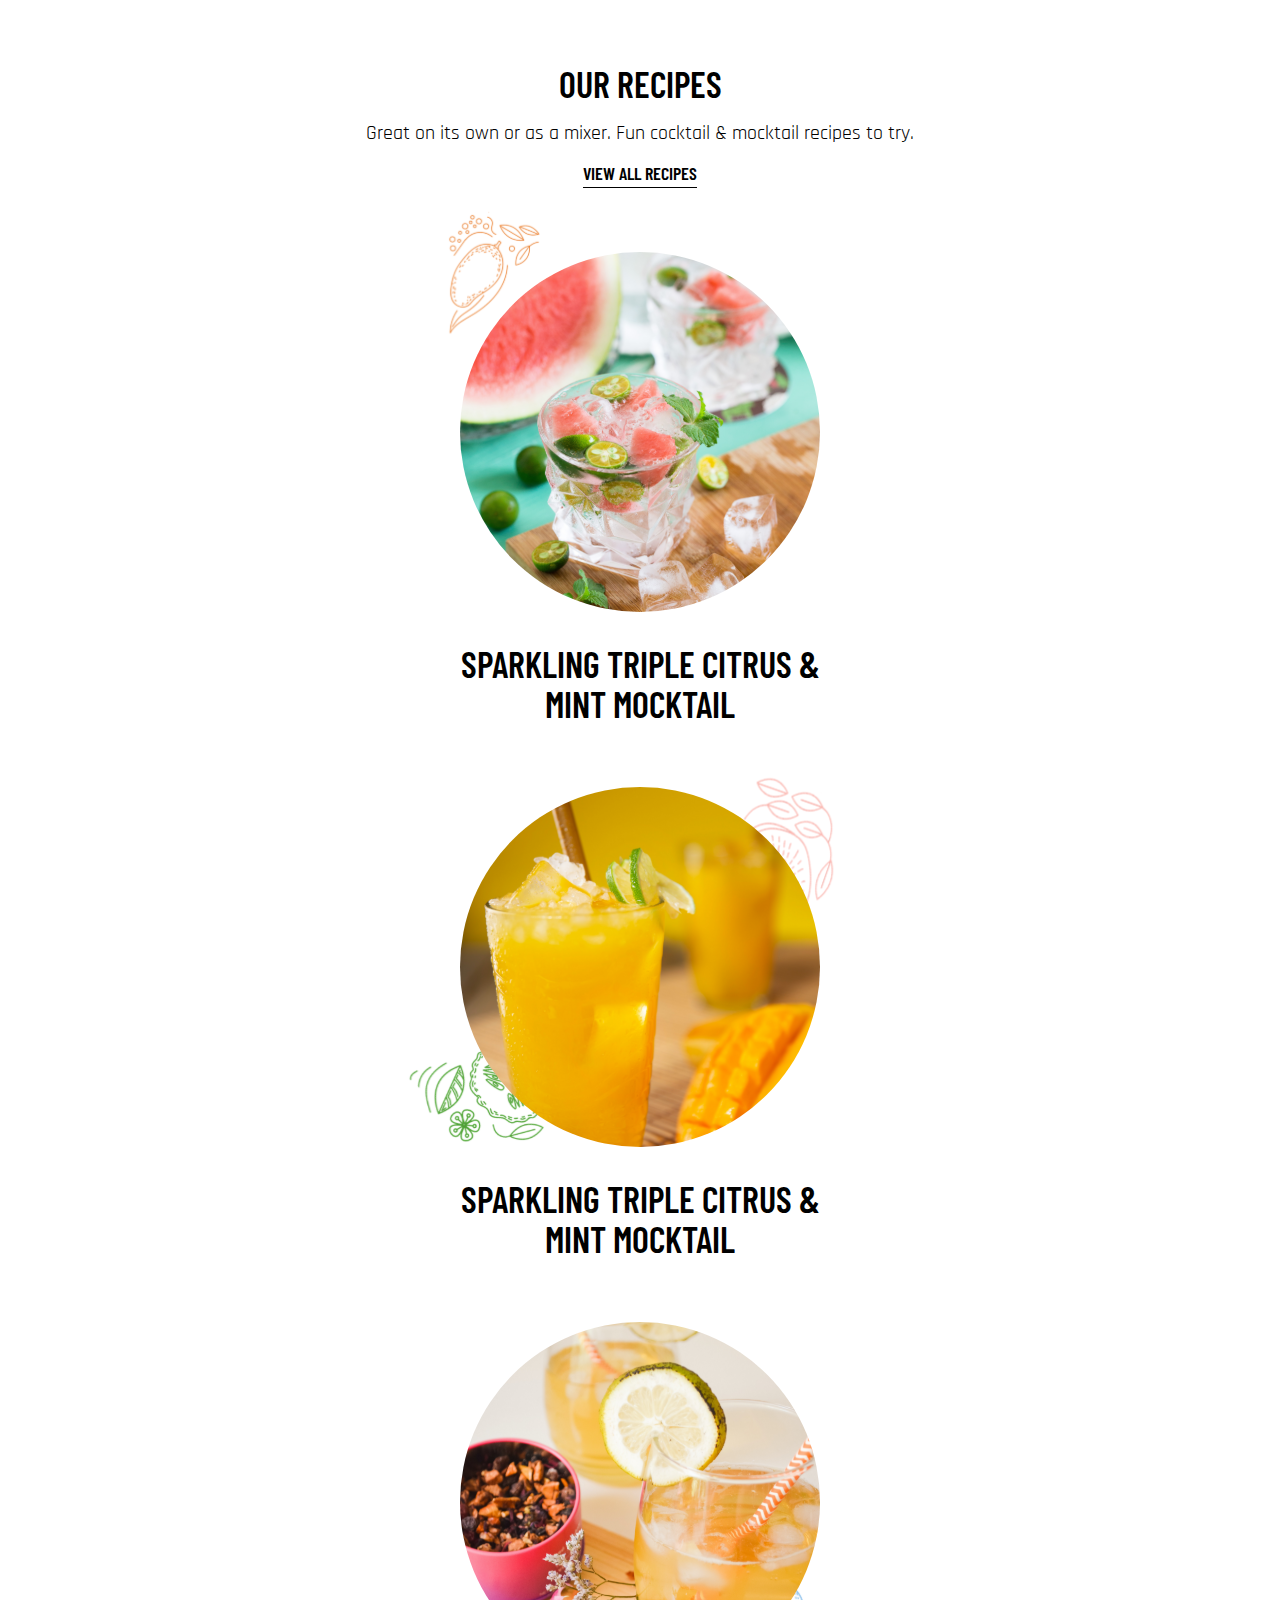
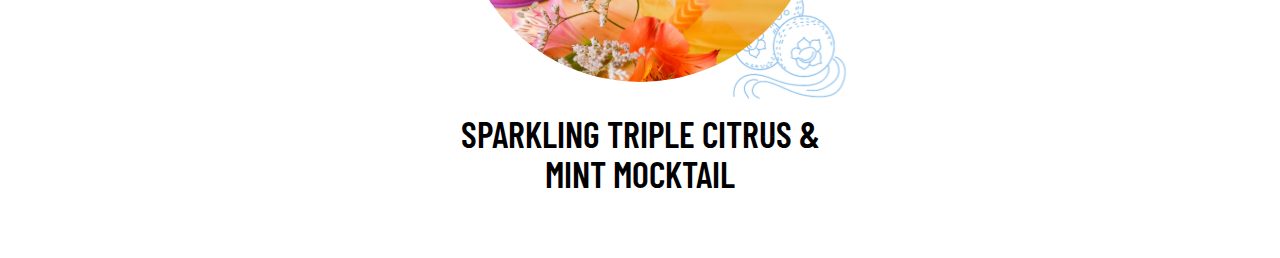
<file: task2/index.html>
<!DOCTYPE html>
<html lang="en">
  <head>
    <meta charset="UTF-8" />
    <meta name="viewport" content="width=device-width, initial-scale=1.0" />
    <title>Task2</title>
    <link rel="stylesheet" href="style.css" />
  </head>
  <body>
    <div class="main">
      <div class="main__title-wrapper">
        <h1 class="main__title">Our recipes</h1>
        <p class="main__title-text">
          Great on its own or as a mixer. Fun cocktail & mocktail recipes to
          try.
        </p>
        <button class="main__title-button">View all recipes</button>
      </div>
      <div class="main__item-wrapper">
        <div class="main__item">
          <div class="main__item-image">
            <img
              src="./images/picture1.svg"
              alt=" Sparkling triple citrus & mint mocktail"
              class="main__image-container"
            />
            <div>
              <img
                src="./images/addon1.svg"
                alt="Cider"
                class="addon addon__top-left"
              />
            </div>
          </div>
          <p class="main__item-info">Sparkling triple citrus & mint mocktail</p>
        </div>
        <div class="main__item">
          <div class="main__item-image">
            <img
              src="./images/picture2.svg"
              alt=" Sparkling triple citrus & mint mocktail"
              class="main__image-container"
            />
            <img
              src="./images/addon2.svg"
              alt="Cider"
              class="addon addon__bottom-left"
            />
            <img
              src="./images/addon3.svg"
              alt="Cider"
              class="addon addon__top-right"
            />
          </div>
          <div class="main__item-info">
            Sparkling triple citrus & mint mocktail
          </div>
        </div>
        <div class="main__item">
          <div class="main__item-image">
            <img
              src="./images/picture3.svg"
              alt=" Sparkling triple citrus & mint mocktail"
              class="main__image-container"
            />
            <img
              src="./images/addon4.svg"
              alt="Cider"
              class="addon addon__bottom-right"
            />
          </div>
          <div class="main__item-info">
            Sparkling triple citrus & mint mocktail
          </div>
        </div>
      </div>
    </div>
  </body>
</html>
</file>
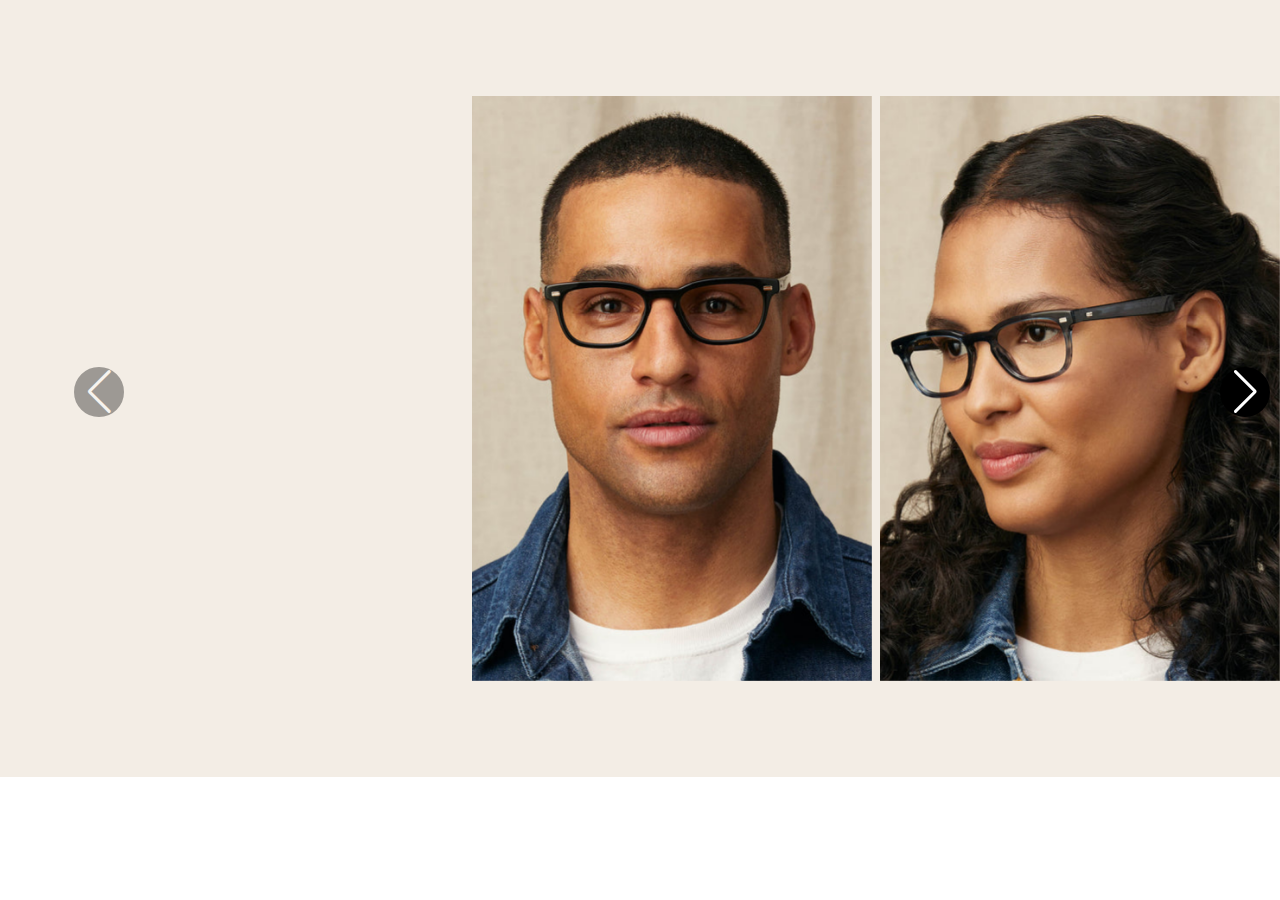
<file: task3/index.html>
<!DOCTYPE html>
<html lang="en">
  <head>
    <meta charset="UTF-8" />
    <meta name="viewport" content="width=device-width, initial-scale=1.0" />
    <title>Task3</title>
    <link
      rel="stylesheet"
      href="https://cdn.jsdelivr.net/npm/swiper@11/swiper-bundle.min.css"
    />
    <link rel="stylesheet" href="style.css" />
    <script src="./script.js" defer></script>
  </head>
  <body>
    <div class="main">
      <div class="swiper">
        <div class="swiper-wrapper">
          <div class="swiper-slide">
            <img src="./images/image1.jpeg" alt="" />
          </div>
          <div class="swiper-slide">
            <img src="./images/image2.jpeg" alt="" />
          </div>
          <div class="swiper-slide">
            <img src="./images/image3.jpeg" alt="" />
          </div>
          <div class="swiper-slide">
            <img src="./images/image4.jpeg" alt="" />
          </div>
        </div>
        <div class="swiper-button-prev"></div>
        <div class="swiper-button-next"></div>
      </div>
    </div>
    <script src="https://cdn.jsdelivr.net/npm/swiper@11/swiper-bundle.min.js"></script>
  </body>
</html>
</file>
<file: task2/style.css>
@import url("https://fonts.googleapis.com/css2?family=Barlow+Condensed:ital,wght@0,100;0,200;0,300;0,400;0,500;0,600;0,700;0,800;0,900;1,100;1,200;1,300;1,400;1,500;1,600;1,700;1,800;1,900&display=swap");
@import url("https://fonts.googleapis.com/css2?family=Rajdhani:wght@300;400;500;600;700&display=swap");
* {
  margin: 0;
  padding: 0;
  box-sizing: border-box;
}

.main {
  display: flex;
  flex-direction: column;
  align-items: center;
  height: 100%;
  width: 100%;
  background-color: #ffffff;
  padding: 64px;
  gap: 64px;
  position: relative;
  text-align: center;
}

.main__title-wrapper {
  width: 100%;
  display: flex;
  flex-direction: column;
  justify-content: center;
  align-items: center;
  gap: 16px;
}

.main__title {
  width: 100%;
  display: flex;
  flex-direction: row;
  justify-content: center;
  align-items: center;
  gap: 32px;
  font-family: "Barlow Condensed";
  font-style: normal;
  font-weight: 600;
  font-size: 54px;
  line-height: 110%;
  text-transform: uppercase;
}

.main__title-text {
  font-family: "Rajdhani";
  font-style: normal;
  font-weight: 400;
  font-size: 24px;
  line-height: 130%;
}

.main__title-button {
  font-family: "Barlow Condensed";
  font-style: normal;
  font-weight: 600;
  font-size: 20px;
  line-height: 130%;
  text-transform: uppercase;
  border: none;
  border-bottom: 1px solid black;
  background-color: #ffffff;
  padding-bottom: 2px;
  cursor: pointer;
}

.main__item-wrapper {
  width: 100%;
  display: flex;
  justify-content: space-between;
  gap: 32px;
}

.main__item {
  display: flex;
  flex-direction: column;
  justify-content: center;
  align-items: center;
  grid-template-columns: auto;
  grid-template-rows: auto;
  gap: 32px;
  position: relative;
  width: auto;
}

.main__item-image {
  display: grid;
  grid-template-columns: 1fr 1fr;
  grid-template-rows: 1fr 1fr;
}

.main__image-container {
  border-radius: 50%;
  position: relative;
  z-index: 1;
  grid-column: 1/3;
  grid-row: 1/3;
}

.main__item-info {
  font-family: "Barlow Condensed";
  font-weight: 600;
  font-size: 36px;
  line-height: 110%;
  text-transform: uppercase;
  max-width: 360px;
}

.addon {
  position: absolute;
  z-index: 0;
}

.addon__top-left {
  left: 0;
  top: 0;
  transform: translate(-40%, -40%);
}

.addon__top-right {
  right: 0;
  top: 0;
  transform: translate(20%, -20%);
}

.addon__bottom-left {
  left: 0;
  bottom: 0;
  transform: translate(-40%, -20%);
}

.addon__bottom-right {
  right: 0;
  bottom: 0;
  transform: translate(30%, -20%);
}
@media (max-width: 1300px) {
  .main__title {
    font-size: 36px;
  }
  .main__title-text {
    font-size: 20px;
  }
  .main__title-button {
    font-size: 18px;
  }
  .main__item-wrapper {
    display: flex;
    flex-direction: column;
    justify-content: space-between;
    gap: 64px;
    width: auto;
  }
  .main__image-container {
    width: 100%;
    height: auto;
  }
  .addon__top-left {
    transform: translate(-40%, -40%) scale(0.8);
  }
  .addon__top-right {
    transform: translate(35%, -25%) scale(0.8);
  }
  .addon__bottom-left {
    transform: translate(-45%, -30%) scale(0.8);
  }
  .addon__bottom-right {
    transform: translate(30%, -20%) scale(0.8);
  }
}
</file>
<file: task3/style.css>
* {
  margin: 0;
  padding: 0;
  box-sizing: border-box;
}

html {
  font-size: 62.5%;
}

.main {
  background: #f3ede5;
  display: flex;
  justify-content: center;
  align-items: center;
  padding: 9.6rem 0px 9.6rem 6.4rem;
  width: 100%;
}

.swiper-slide img {
  display: block;
  width: 100%;
  height: 58.5rem;
  object-fit: cover;
}

.swiper-button-next,
.swiper-button-prev {
  width: 50px;
  height: 50px;
  color: white;
  background-color: black;
  border-radius: 50%;
  justify-content: center;
  align-items: center;
  border: 2px solid black;
}

@media (max-width: 640px) {
  .main {
    padding: 6.4rem 0 6.4rem 1.6rem;
  }
  .swiper-slide img {
    height: 42.8rem;
  }
}
</file>
